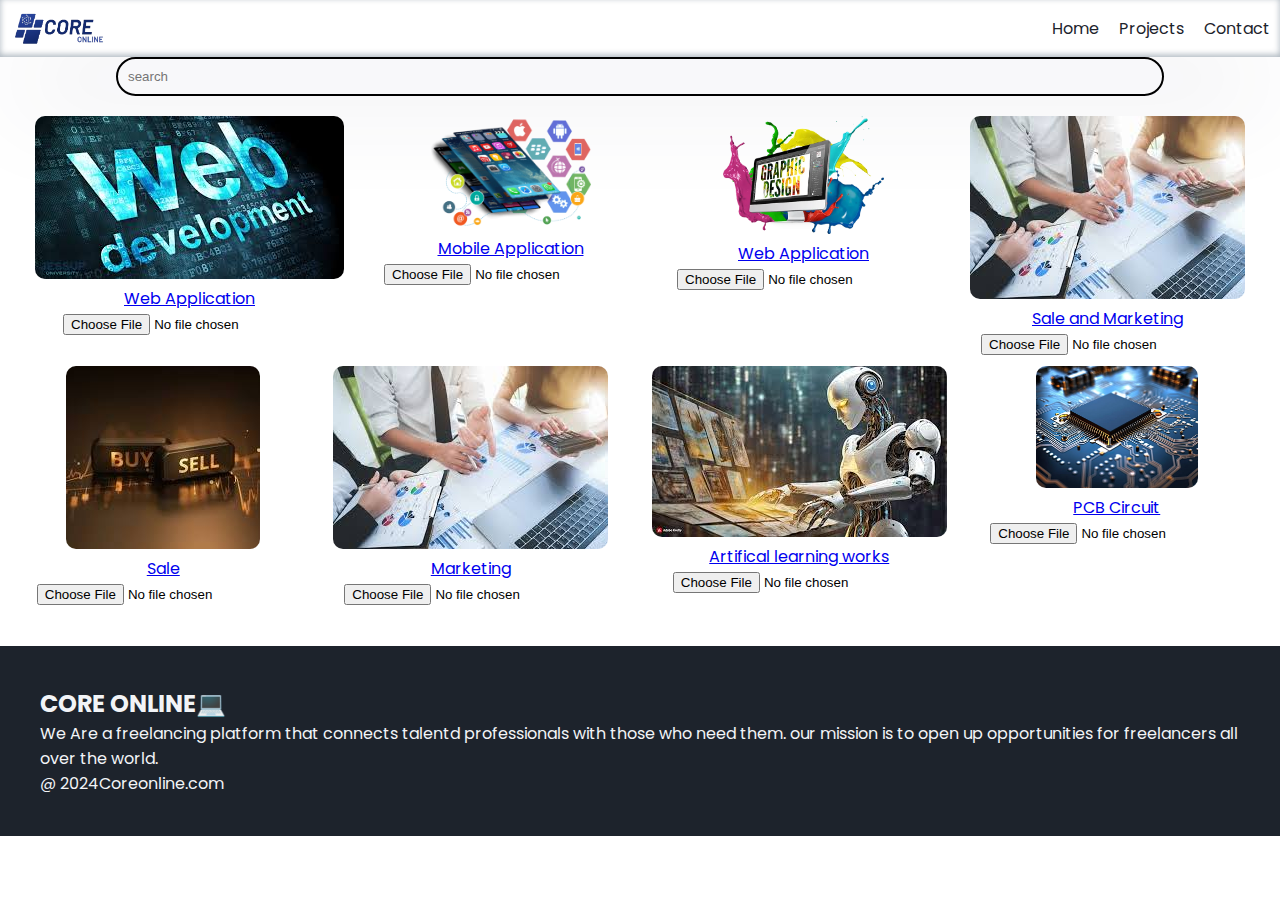
<file: Collecton.html>
<!DOCTYPE html>
<html lang="en">
<head>
    <meta charset="UTF-8">
    <meta name="viewport" content="width=device-width, initial-scale=1.0">
    <title>core.collections</title>
    <link rel="preconnect" href="https://fonts.googleapis.com">
    <link rel="preconnect" href="https://fonts.gstatic.com" crossorigin>
    <link href="https://fonts.googleapis.com/css2?family=Poppins:ital,wght@0,200;0,300;0,400;0,500;0,600;0,700;1,200;1,300;1,400;1,500;1,600&display=swap" rel="stylesheet">
    <link rel="stylesheet" href="collectionstyle.css">
    <link rel="stylesheet" href="https://cdnjs.cloudflare.com/ajax/libs/font-awesome/6.5.1/css/all.min.css" integrity="sha512-DTOQO9RWCH3ppGqcWaEA1BIZOC6xxalwEsw9c2QQeAIftl+Vegovlnee1c9QX4TctnWMn13TZye+giMm8e2LwA==" crossorigin="anonymous" referrerpolicy="no-referrer" />
</head>
<body>
    <nav class="navbar">
        <img src="images/Screenshot_2024-01-24_212225-removebg-preview.png"  class="logo">
        <div class="navbar-links" id="menulinks">
            <p class="navbar-link"><a href="index.html">Home</a></p>
            <p class="navbar-link"><a href="Collecton.html">Projects</a></p>
            <p class="navbar-link"><a href="">Contact</a></p>
            
        </div>
        <div class="navbar-menu-toggle">
            <i class="fa-solid fa-bars" onclick="shownavbar()"></i>
        </div>
    </nav>
    
    <div class="side-navbar">
        <p style="text-align: right;">
            <i style="cursor: pointer;" class="fa-solid fa-xmark" onclick="closenavbar()"></i>
        </p>
        
        <div class="side-navbar-links">
            <p class="side-navbar-link"><a href="index.html">Home</a></p>
            <p class="side-navbar-link"><a href="Collecton.html">Projects</a></p>
            <p class="side-navbar-link"><a href="Contact.html">Contact</a></p>

        </div>
    </div>

    <div class="product-section">
        <form class="product-search">
            <input type="text" id="search1" placeholder="search">
            <i class="fa-solid fa-magnifying-glass"></i>
        </form>
             <div class="products" id="product">
                <div class="product-box">
                    <img src="images/webd.jpeg" alt="">
                    <p><a href="Contact.html">Web Application</a></p>
                    <input type="file" class="in1">
                </div>
                <div class="product-box">
                    <img src="images/Mobile-App.png" alt="" style="width: 64%;">
                    <p><a href="Contact.html">Mobile Application</a></p>
                    <input type="file">
                </div>
                <div class="product-box">
                    <img src="images/graph.webp" alt="" style="width: 64%;">
                    <p><a href="Contact.html">Web Application</a></p>
                    <input type="file" class="in1">
                </div>
                <div class="product-box">
                    <img src="images/market.jpeg" alt="">
                    <p><a href="Contact.html">Sale and Marketing</a></p>
                    <input type="file">
                </div>
                <div class="product-box">
                    <img src="images/sale.jpeg" alt="">
                    <p><a href="Collecton.html">Sale</a></p>
                    <input type="file">
                </div>
                <div class="product-box">
                    <img src="images/market.jpeg" alt="">
                    <p><a href="Collecton.html">Marketing</a></p>
                    <input type="file">
                </div>
                <div class="product-box">
                    <img src="images/aiu.jpeg" alt="">
                    <p><a href="Collecton.html">Artifical learning works</a></p>
                    <input type="file">
                </div>
                <div class="product-box">
                    <img src="images/pcb.jpg" alt="" style="width: 64%;">
                    <p><a href="Collecton.html">PCB Circuit</a></p>
                    <input type="file">
                </div>
             </div>
        
    </div>
<!-- Footer -->
<div class="Footer">
    <div class="footer-container">
        <div class="footer-box1">
            <h2 class="heading">CORE ONLINE💻</h2>
            <p>We Are a freelancing platform that connects talentd professionals with those who need them. our mission is to open up opportunities  for freelancers all over the world.</p>
        
        <div class="footericon">
          <i class="fa-brands fa-instagram" style="color: aliceblue;"></i>
          <i class="fa-brands fa-twitter"style="color: aliceblue;"></i>
          <i class="fa-brands fa-facebook"style="color: aliceblue;"></i>
        </div>
    </div>
</div>
<p>@ 2024Coreonline.com</p>

</div>
    <script src="index.js"></script>
    <script src="collection.js"></script>
</body>
</html>
</file>
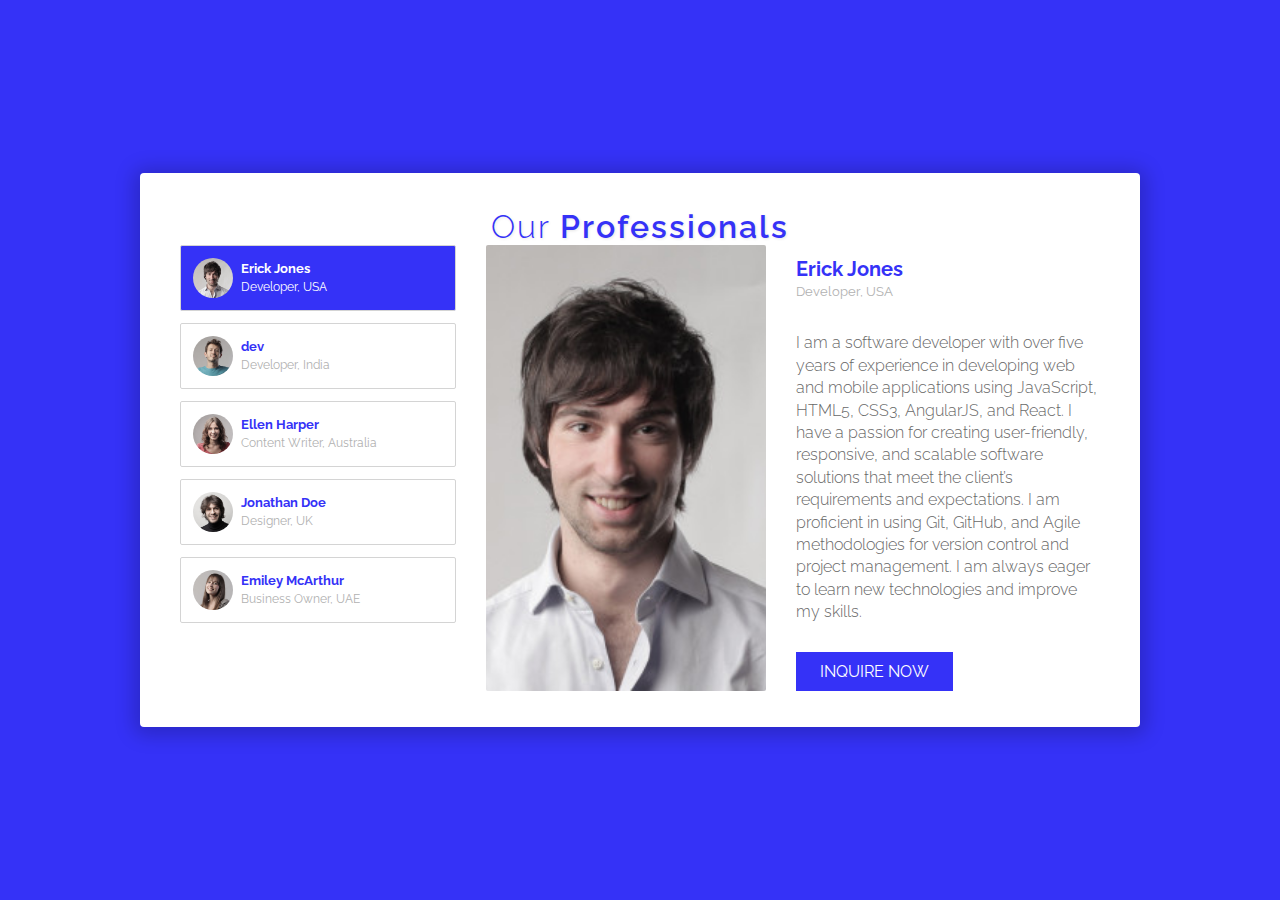
<file: profile.html>
<!DOCTYPE html>
<html lang="en">
<head>
    <meta charset="UTF-8">
    <meta http-equiv="X-UA-Compatible" content="IE=edge">
    <meta name="viewport" content="width=device-width, initial-scale=1.0">
    <title>Our Testimonials</title>
    <link rel = "stylesheet" href = "profile.css">
</head>
<body>
    <div class = "wrapper">
        <div class = "testimonials">
            <div class = "title">
                <h2>Our <span>Professionals</span></h2>
                
            </div>

            <div class = "content">
                <div class = "clients-list">
                    <div class = "clients-tabs">
                        <!-- item -->
                        <div class = "client-item">
                            <div class = "client-thumbnail">
                                <img src = "images/client-1.jpg" alt = "">
                            </div>
                            <div class = "client-intro">
                                <h5 class = "client-name">Erick Jones</h5>
                                <small class = "client-designation">Developer, USA</small>
                                <p class = "client-description">I am a software developer with over five years of experience in developing web and mobile applications using JavaScript, HTML5, CSS3, AngularJS, and React. I have a passion for creating user-friendly, responsive, and scalable software solutions that meet the client’s requirements and expectations. I am proficient in using Git, GitHub, and Agile methodologies for version control and project management. I am always eager to learn new technologies and improve my skills.</p>
                            </div>
                        </div>
                        <!-- end of item  -->

                        <!-- item -->
                        <div class = "client-item">
                            <div class = "client-thumbnail">
                                <img src = "images/client-2.jpg" alt = "">
                            </div>
                            <div class = "client-intro">
                                <h5 class = "client-name">dev</h5>
                                <small class = "client-designation">Developer, India</small>
                                <p class = "client-description">I am a full-stack developer with three years of experience in designing, coding, testing, and deploying software systems using Java, Spring Boot, Hibernate, MySQL, and MongoDB. I have worked on various projects ranging from e-commerce platforms, social media networks, to chatbots and APIs. I have a strong knowledge of object-oriented programming, data structures, algorithms, and design patterns. I am familiar with using .NET, C#, and Azure for cloud computing and DevOps. I am a team player who can collaborate effectively with other developers and stakeholders.</p>
                            </div>
                        </div>
                        <!-- end of item  -->

                        <!-- item -->
                        <div class = "client-item">
                            <div class = "client-thumbnail">
                                <img src = "images/client-3.jpg" alt = "">
                            </div>
                            <div class = "client-intro">
                                <h5 class = "client-name">Ellen Harper</h5>
                                <small class = "client-designation">Content Writer, Australia</small>
                                <p class = "client-description">I am a content writer with over four years of experience in creating engaging and informative content for various online platforms. I have written on topics such as health, lifestyle, education, technology, and travel. I have a flair for storytelling and a knack for finding the right words to capture the audience’s attention. I am proficient in using WordPress, Google Analytics, and Yoast SEO. I am also familiar with HTML, CSS, and Adobe Photoshop. I have a portfolio of published articles that showcase my writing style and skills. I am always eager to learn new things and take on new challenges.</p>
                            </div>
                        </div>
                        <!-- end of item  -->

                        <!-- item -->
                        <div class = "client-item">
                            <div class = "client-thumbnail">
                                <img src = "images/client-4.jpg" alt = "">
                            </div>
                            <div class = "client-intro">
                                <h5 class = "client-name">Jonathan Doe</h5>
                                <small class = "client-designation">Designer, UK</small>
                                <p class = "client-description">Lorem ipsum dolor sit amet consectetur adipisicing elit. Iusto, aliquam? Enim corporis sed nam molestias sunt aliquid iusto aperiam impedit! Enim facere doloremque maiores vitae quod ratione quos. Minima pariatur cupiditate blanditiis facere expedita nesciunt ullam nulla, tempore explicabo nihil cumque tempora in delectus dolore.</p>
                            </div>
                        </div>
                        <!-- end of item  -->

                        <!-- item -->
                        <div class = "client-item">
                            <div class = "client-thumbnail">
                                <img src = "images/client-5.jpg" alt = "">
                            </div>
                            <div class = "client-intro">
                                <h5 class = "client-name">Emiley McArthur</h5>
                                <small class = "client-designation">Business Owner, UAE</small>
                                <p class = "client-description">Lorem ipsum dolor sit amet consectetur adipisicing elit. Ab repellat sed, eligendi molestiae nulla dolore, ea pariatur est quidem possimus quod quibusdam repellendus nemo amet similique voluptates quis molestias reprehenderit optio fugit! Laudantium ipsam, aliquam necessitatibus, laborum modi cumque est illo eveniet veritatis sequi iure assumenda facere doloribus natus accusantium.</p>
                            </div>
                        </div>
                        <!-- end of item  -->
                    </div>
                </div>

                <div class = "show-info">
                    <div class = "show-img">
                        <img src = "" alt = "client image">
                    </div>

                    <div class = "show-text">
                        <div>
                            <h4 class = "show-name"><!--Erick Jones--></h4>
                            <small class = "show-designation"><!--Managing Director--></small>
                        </div>
                        <p class = "show-description"><!--Lorem ipsum dolor, sit amet consectetur adipisicing elit. Deserunt assumenda nostrum dignissimos et repellat illum omnis repudiandae atque, ducimus quo, est delectus tempore facilis odit ullam magnam accusantium cumque ipsa!--></p>
                        <a href = "#">inquire now</a>
                    </div>
                </div>
            </div>
        </div>
    </div>





    <script src = "profile.js"></script>
</body>
</html>
</file>
<file: collectionstyle.css>
*{
    padding: 0;
    margin: 0;
}
body{
    font-family: 'Poppins',sans-serif;
   

}



/* navbar style  */


.navbar{
    display: flex;
    justify-content: space-between;
    align-items: center;
    padding: 10px;
    box-shadow: rgba(50, 50, 93, 0.25) 0px 50px 100px -20px, rgba(0, 0, 0, 0.3) 0px 30px 60px -30px, rgba(10, 37, 64, 0.35) 0px -2px 6px 0px inset;
}


/* .product-section{
     /* width: 100%;  */
     /* height: 100vh;  */
     /* background-image:url(images/459-background.png); */
      /* background-position: center; 
     background-size: cover;
}  */

.navbar-links{
    display:flex;
    column-gap: 20px;
}
.navbar-links a{
    text-decoration: none;
    color: #1D232C;
}

.navbar-links a:hover{
    text-decoration: underline;
    color: #1D232C;
}

 .navbar-menu-toggle{
    display: none;
    cursor: pointer;
} 
.logo{
    width: 100px;
}
.side-navbar{
background-color: #1D232C;
width: 50%;
height: 100%;
position: fixed;
top: 0;
left: -60%;
padding: 20px;
color: white;
/* display: none; */
transition: 2s;
}

.side-navbar-link{
      margin-bottom: 30px;
}
.side-navbar-link a{
      text-decoration: none;
      color: white;
}
.side-navbar-link a:hover{
      text-decoration:underline;
}


/* /* heder style */
 .header{
    display: flex;
    justify-content: center;
    gap:50px;
    padding:50px ;
}

.header-button{
    padding-left: 20px;
    padding-right: 20px;
    padding-top: 10px;
    padding-bottom: 10px;
    margin-top: 10px;
    background-color: #1D232C;
    cursor: pointer;
    color: aliceblue;
    border-radius: 4px;
} 
 
.service{
    padding: 20px;

} 
 .service-container-1{
display: flex;
justify-content: space-between;
align-items: center;
}

.service-container-2
{
    display: flex;
    justify-content: space-between;
    align-items: center;
    gap: 10px;
    margin-top: 30px;
} 
.box1{
    box-shadow: rgba(50, 50, 93, 0.25) 0px 50px 100px -20px, rgba(0, 0, 0, 0.3) 0px 30px 60px -30px, rgba(10, 37, 64, 0.35) 0px -2px 6px 0px inset;
    background-color: #F2F4F7;
    border-radius: 5px;
    padding: 10px;
} 
 .new-arrvial{
    display: flex;
    justify-content: space-between;
    flex-wrap: wrap;
    margin: 50px;
} 
 .new-arrvial-container{
position:relative ;
flex-basis: 20%;

}
 .new-arrvial button{
    padding-left: 10%;
    padding-right: 10%;
    padding-top: 5%;
    padding-bottom: 5%;
    margin-top: 10px;
    color: #1D232C;
    position: absolute;
    top: 50%;
    left: 18%;
    border-radius: 8px;
    border-color: none;
    opacity: 0.70;
}

.news{
    display: flex;
    flex-direction: column;
    align-items: center;
    margin-top: 20px;
}
.news input{
    padding: 11px;
    width:80vw;
    margin-bottom : 10px;
    border: solid black;
}
.news button{
    margin-top: 10px;
    color: #F2F4F7;
    background-color: #1D232C;
    border-radius: 10px;
    padding: 10px;
}


.Footer{
    margin-top: 20px;
    padding: 40px;
    background-color:#1D232C ;
    color: #F2F4F7;
}


.product-search{
    width: 80%;
    border: solid black 2px;
    border-radius: 20px;
    display: flex;
    justify-content: space-between;
    align-items: center;
    padding: 10px;
    margin: auto;
}
.product-search input{
    border: none;
    background-color: transparent;
    width: 100%;
}
.product-search input:focus{
    outline: none;
}
.products{
    padding: 20px;
    display: flex;
    gap: 10px;
    flex-wrap: wrap;
    justify-content: space-around;
}
.product-box{
    text-align: center;
    flex-basis:20% ;
}
.product-box img{
    border-radius: 10px;
}




@media screen and (max-width:700px)
{
    .navbar-menu-toggle{
        display: block;
    }
    .navbar-links{
        display: none;
    }
    .header-img{
        display: none;
    }
      .service-container-1{
        display: none;
      }
      .service-container-2{
        flex-direction: column;
      }
}
</file>
<file: profile.css>
@import url('https://fonts.googleapis.com/css2?family=Raleway:wght@300;400;500&display=swap');


*{
    padding: 0;
    margin: 0;
    box-sizing: border-box;
}
:root{
    --rale: 'Raleway', sans-serif;
    --green: #3532f7;
}
.wrapper{
    font-family: var(--rale);
    background-color: var(--green);
    min-height: 100vh;
    display: flex;
    align-items: center;
    justify-content: center;
    padding: 32px 0;
    overflow-x: hidden;
}
.testimonials{
    background-color: #fff;
    max-width: 1000px;
    margin: 0 32px;
    padding: 16px;
    border-radius: 4px;
    box-shadow: 0 2px 20px 6px rgba(0, 0, 0, 0.2);
}
.title{
    text-align: center;
    margin-top: 15px;
}
.title h2{
    font-weight: 300;
    color: var(--green);
    letter-spacing: 2px;
    text-shadow: 1px 1px 3px rgba(0, 0, 0, 0.1);
    font-size: 32px;
}
.title h2 span{
    font-weight: 600;
}
.title h3{
    text-transform: uppercase;
    font-size: 16px;
    color: #b1b1b1;
    font-weight: 400;
    position: relative;
    margin: 24px 0;
    padding-bottom: 10px;
    letter-spacing: 2px;
    text-align: center;
}
.title h3::after{
    content: "";
    position: absolute;
    bottom: 0;
    left: 50%;
    transform: translateX(-50%);
    height: 2px;
    background: #b1b1b1;
    width: 80px;
}

.content{
    display: flex;
    flex-wrap: wrap;
    flex-direction: column;
    overflow: hidden;
    margin-bottom: 16px;
}
.client-thumbnail img{
    width: 100%;
}
.client-thumbnail{
    overflow: hidden;
    width: 40px;
    height: 40px;
    margin-right: 8px;
    border-radius: 50%;
}
.clients-tabs{
    margin-bottom: 24px;
}
.client-intro .client-name{
    color: var(--green);
}
.client-intro .client-designation{
    font-size: 12px;
    color: #b1b1b1;
}
.client-intro .client-description{
    display: none;
}
.client-item{
    display: flex;
    align-items: center;
    justify-content: flex-start;
    margin: 12px 0;
    padding: 12px;
    border: 1px solid #d4d4d4;
    border-radius: 2px;
    cursor: pointer;
    transition: all 0.3s ease-in-out;
}
.client-item:first-child{
    margin-top: 0;
}
.client-item:last-child{
    margin-bottom: 0;
}
.client-item:hover{
    background-color: var(--green);
}
.client-item:hover .client-intro *{
    color: #fff;
}
.client-item:active{
    transform: translateY(3px);
}
.client-item.active{
    background-color: var(--green);
}
.client-item.active .client-intro *{
    color: #fff;
}


.show-img img{
    border-radius: 2px;
}
.show-text > div{
    padding: 12px 0;
}
.show-text .show-name{
    font-size: 20px;
    color: var(--green);
}
.show-text .show-designation{
    color: #b1b1b1;
}
.show-text .show-description{
    margin: 20px 0;
    font-weight: 300;
    color: #686868;
    line-height: 1.4;
}
.show-text a{
    background-color: var(--green);
    color: #fff;
    text-decoration: none;
    padding: 10px 24px;
    display: inline-block;
    margin-top: 8px;
    text-transform: uppercase;
    transition: background-color 0.3s ease-in-out;
}
.show-text a:hover{
    background-color:#3532f7;
}

@media(min-width: 768px){
    .testimonials{
        padding: 20px 40px;
    }
    .content{
        flex-direction: row;
    }
    .clients-list{
        width: 30%;
    }
    .show-info{
        width: calc(70% - 30px);
        margin-left: 30px;
    }
    .clients-tabs{
        margin-bottom: 0px;
    }
}

@media(min-width: 992px){
    .show-info{
        display: flex;
        align-items: flex-start;
    }
    .show-img{
        margin-right: 30px;
        height: 100%;
    }
    .show-img img{
        width: 280px;
        object-fit: cover;
        height: 100%;
    }
}
</file>
